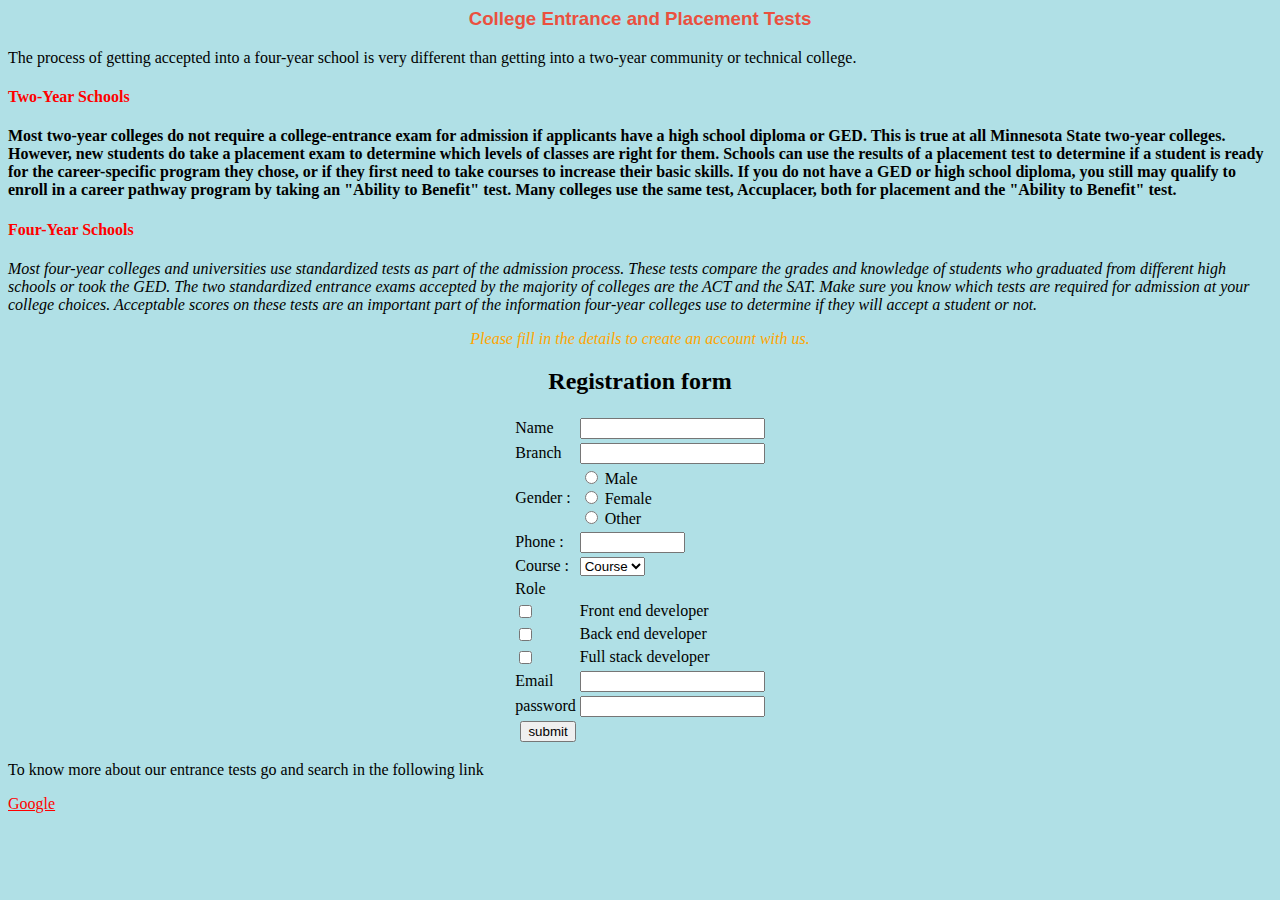
<file: Frontend/Assignment1/index.html>
<html>
    <head>
        <!--This is the website for registering in entrance exam-->
        <title> Entrance exam test </title>
        <link rel="stylesheet" href="index1.css">
        <style>
        table.tab {
	  font-family : Arial, Helvetica, sans-serif;
	  font-size : 100%;
      font-weight: bold;
      background-color: white
       }
     h3 {
      color: #ea503f;
      font-family: Arial;
      text-align: center
    }
    #para1 {
    text-align: center;
    color: orange;
    font-style: italic;
  }
        </style>
    </head>
    <body>
        <h3 ALIGN="center"> College Entrance and Placement Tests</h3>
        <p> The process of getting accepted into a four-year school is very different than getting into a two-year community or technical college.
        </p>
        <h4 style="color:red;"> <strong>Two-Year Schools</h4>
        <p> Most two-year colleges do not require a college-entrance exam for admission if applicants have a high school diploma or GED. This is true at all Minnesota State two-year colleges. However, new students do take a placement exam to determine which levels of classes are right for them.
            Schools can use the results of a placement test to determine if a student is ready for the career-specific program they chose, or if they first need to take courses to increase their basic skills.
            If you do not have a GED or high school diploma, you still may qualify to enroll in a career pathway program by taking an "Ability to Benefit" test. Many colleges use the same test, Accuplacer, both for placement and the "Ability to Benefit" test.</strong></p>
        <h4 style="color:red;"> Four-Year Schools</h4>
        <p> <em> Most four-year colleges and universities use standardized tests as part of the admission process. These tests compare the grades and knowledge of students who graduated from different high schools or took the GED.
            The two standardized entrance exams accepted by the majority of colleges are the ACT and the SAT. Make sure you know which tests are required for admission at your college choices.
            Acceptable scores on these tests are an important part of the information four-year colleges use to determine if they will accept a student or not.</p>
        <p id="para1">Please fill in the details to create an account with us.</em></p>
        <h2 ALIGN="center"> Registration form</h2>

        <form>
            <table align="center">
                <tr> 
                    <td> <label for="fname" > Name </label> </td> <td> <input type="text" id="fname" maxlength="20"></td>
                </tr>
                <tr> 
                    <td> <label for="branch" > Branch </label> </td> <td> <input type="text" id="branch" maxlength="20"></td>
                </tr>
                <tr><td>
                    <label>   
                        Gender :  
                        </label></td>
                        <td>
                        <input type="radio" name="male"/> Male <br>  
                        <input type="radio" name="female"/> Female <br>  
                        <input type="radio" name="other"/> Other  </td>
                </tr>
                <tr><td>
                    <label>   
                        Phone :  
                        </label> </td>  
                        <td><input type="text" name="phone" size="10"/> </td>
                </tr>
                <tr><td>
                    <label>   
                        Course :  
                        </label> </td> 
                        <td><select>  
                        <option value="Course">Course</option>  
                        <option value="BE">BE</option>  
                        <option value="B.Tech">B.Tech</option> 
                        </select> </td> 
                </tr>
                <tr><td><label> Role </label></td></tr>
                <tr>
                    <td>
                        <input type="checkbox" id="front" value="frontend">
                    </td>
                    <td> <label for="front"> Front end developer</label></td>
                </tr>
                <tr>
                    <td>
                        <input type="checkbox" id="back" value="backend" >
                    </td>
                    <td> <label for="back"> Back end developer </label></td>
                </tr>
                <tr>
                    <td>
                        <input type="checkbox" id="full" value="fullstack">
                    </td>
                    <td> <label for="full"> Full stack developer</label></td>
                </tr>
                 
                <tr>
                    <td> <label for="email"> Email </label></td>
                    <td>
                        <input type="email" id="email" maxlength="20">
                    </td> 
                </tr>
                <tr>
                    <td> <label for="password"> password</label></td>
                    <td>
                        <input type="password" id="password" maxlength="20">
                    </td>   
                </tr>
                <tr>
                    <td Align="right"><input name="Submit" type="Submit" value="submit" /></td>
                    </tr>
                
            </table>
            <p> To know more about our entrance tests go and search in the following link</p>
            <p><a href="https://www.google.com/">Google</a></p>  
        </form>
    </body>
</html>
</file>
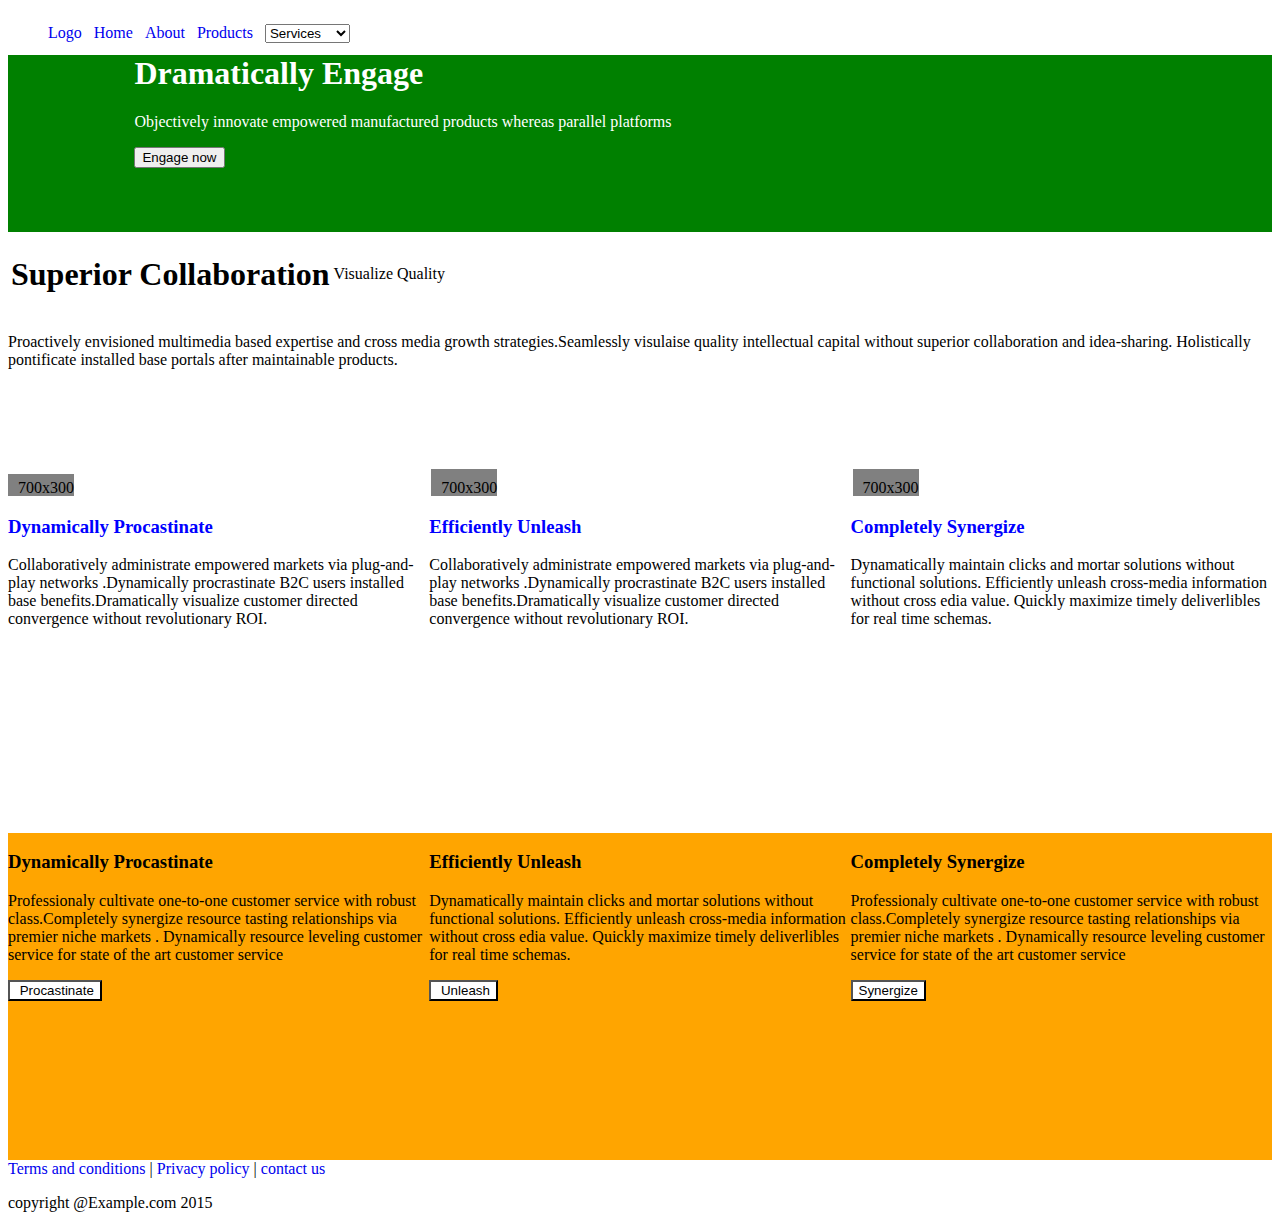
<file: Frontend/Assignment2/gh.html>
<html>
<head>
 <link rel="stylesheet" href="gh.css">
 <style>
.c2{
  background-color:green;
  height:20%;
}
.rowx{
  height:40%;
}
.s1{
  background-color:orange;
}
.c1
{
float:top-right;
width:60%;
height:1%;
}
 </style>
</head>
<body>
<div class="c1" >
  <table>
    <tr>
<div class="cc1" style="width:100% ; margin-right:100% "><ul>
  <li> <a href="#"> Logo &nbsp   </a> </li> 
  <li> <a href="#"> Home  &nbsp </a> </li>
  <li> <a href="#"> About &nbsp </a></li>
  <li> <a href="#"> Products &nbsp </a> </li>
  <li> <label for="services" > </label>
    <select name="services" id="services">
        <option value=" help " > Services </option>
        <option value=" contact us " > contact us </option>
        <option value=" guides" > Guidelines </option></li>
    </select>
</ul>
</div>

 </tr>
 </table>
</div>
<div class="c2">
  <table>
    <tr>
   <h1 style="color:white; text-align:left; margin-left:10%; margin-top:3%"> Dramatically Engage </h1>
   </tr>
   <tr>
   <p style="color:white; text-align:left; margin-left:10%"> Objectively innovate empowered manufactured products whereas parallel platforms </p>
   </tr>
   <tr>
   <input type="submit" value="Engage now" style="margin-left:10%">
   </tr>
   </table>
</div>
</header>
<section>
<div class="hes">
  <table>
    <tr><td>
  <div class="c4" style="color:black;"><h1>Superior Collaboration </h1></div> </td> <td><div class="c5"> Visualize Quality</div></td></tr>
  </table>
<p>Proactively envisioned multimedia based expertise and cross media growth strategies.Seamlessly visulaise quality intellectual capital without superior collaboration  and idea-sharing.
Holistically pontificate installed base portals after maintainable products.</p>
<br>
<br>
</div>
<div class="rowx">
<div class="row">
  <div class="column1">
<span style="padding-top:5px ;padding-left:10px;background-color:grey; width:40%;height:40%;margin-right:2px;color:black;">
 700x300
 </span>
  <h3 style="color:blue;"> Dynamically Procastinate </h3>
  <p style ="color:black"> Collaboratively administrate empowered markets via plug-and-play networks .Dynamically procrastinate B2C users 
     installed base benefits.Dramatically visualize customer directed convergence without revolutionary ROI.</p>
 </div>
<div class="column2">
  <span style="padding-top:10px ; padding-left:10px;background-color:grey;width:40%;height:40% ;margin-right:2px; margin-left:2px;">
    <label style="color:black"> 700x300 </label>
    </span>
    <h3 style="color:blue;"> Efficiently Unleash </h3>
    <p style ="color:black;"> Collaboratively administrate empowered markets via plug-and-play networks .Dynamically procrastinate B2C users  
    installed base benefits.Dramatically visualize customer directed convergence without revolutionary ROI.</p>
 </div>
<div class='column3' style="display:inline">
  <span style="padding-top:10px ; padding-left:10px;background-color:grey;width:33.33% ;height:40%;margin-right:2px;margin-left:2px;">
    <label style="color:black"> 700x300 </label>
    </span>
    <h3 style="color:blue"> Completely Synergize </h3>
    <p style="color:black;"> Dynamatically maintain clicks and mortar solutions without functional solutions.
    Efficiently unleash cross-media information without cross edia value.
    Quickly maximize timely deliverlibles for real time schemas.</p>
 </div>
 </div>
</section>
<div class="row1">
  <div class="column4">
  <h3 style="color:black;"> Dynamically Procastinate </h3>
  <p style="color:black;"> Professionaly cultivate one-to-one customer service with robust class.Completely synergize resource
  tasting relationships via  premier niche markets . Dynamically resource leveling customer service for state
  of the art customer service</p>
  <input type="submit" value=" Procastinate" style="background-color:white; color:black" >
  </div>
<div class="column5">
 <h3 style="color:black;"> Efficiently Unleash </h3>
  <p style="color:black;"> Dynamatically maintain clicks and mortar solutions without functional solutions.
    Efficiently unleash cross-media information without cross edia value.
    Quickly maximize timely deliverlibles for real time schemas.</p>
<input type="submit" value=" Unleash" style="background-color:white ; color:black" >
</div>
<div class="column6">
 <h3 style="color:black"> Completely Synergize </h3>
  <p style="color:black;"> Professionaly cultivate one-to-one customer service with robust class.Completely synergize resource
  tasting relationships via  premier niche markets . Dynamically  resource leveling customer service for state
  of the art customer service</p>
<input type="submit" value="Synergize" style="background-color:white; color:black">
</div>
</div>
</div>
</body>
<footer>
  <a href="#"> Terms and conditions </a> | <a href="#"> Privacy policy </a> | <a href="#"> contact us </a>
  <p> copyright @Example.com 2015</p> 
</footer>
</html>
</file>
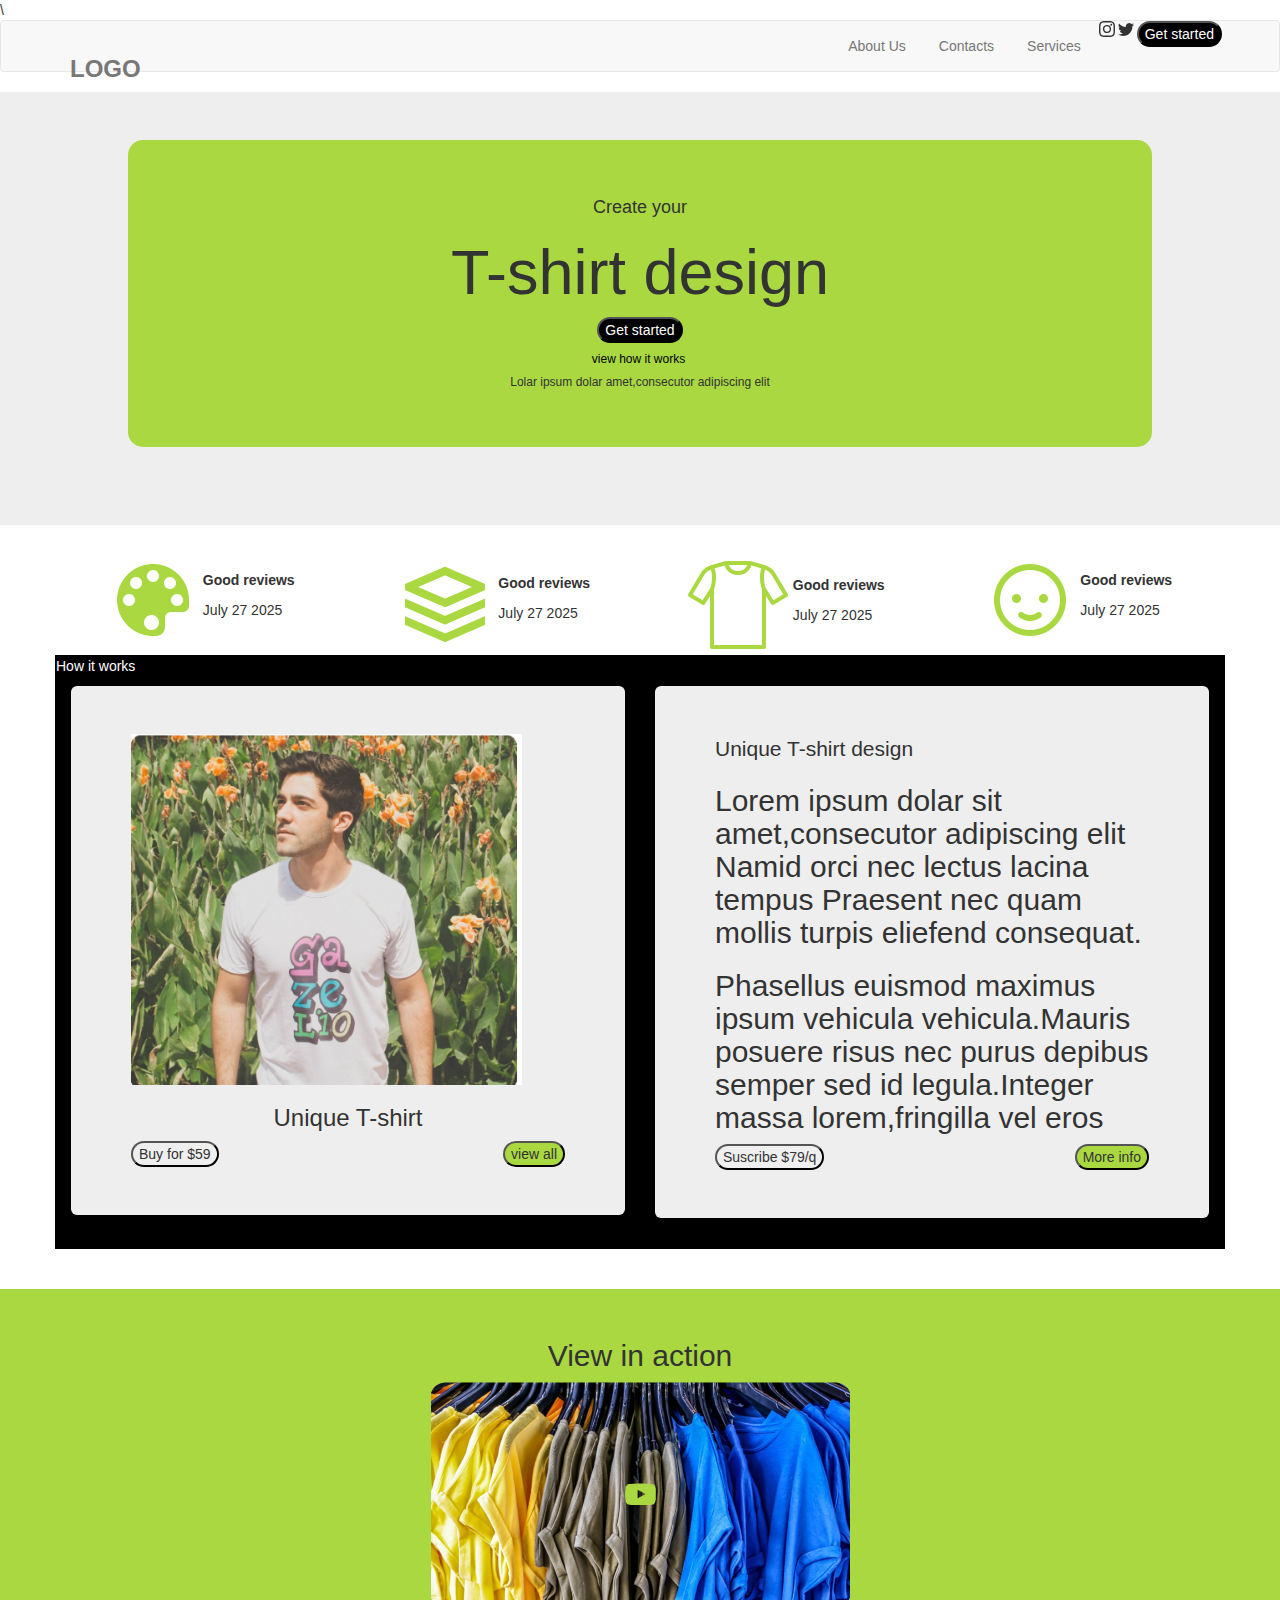
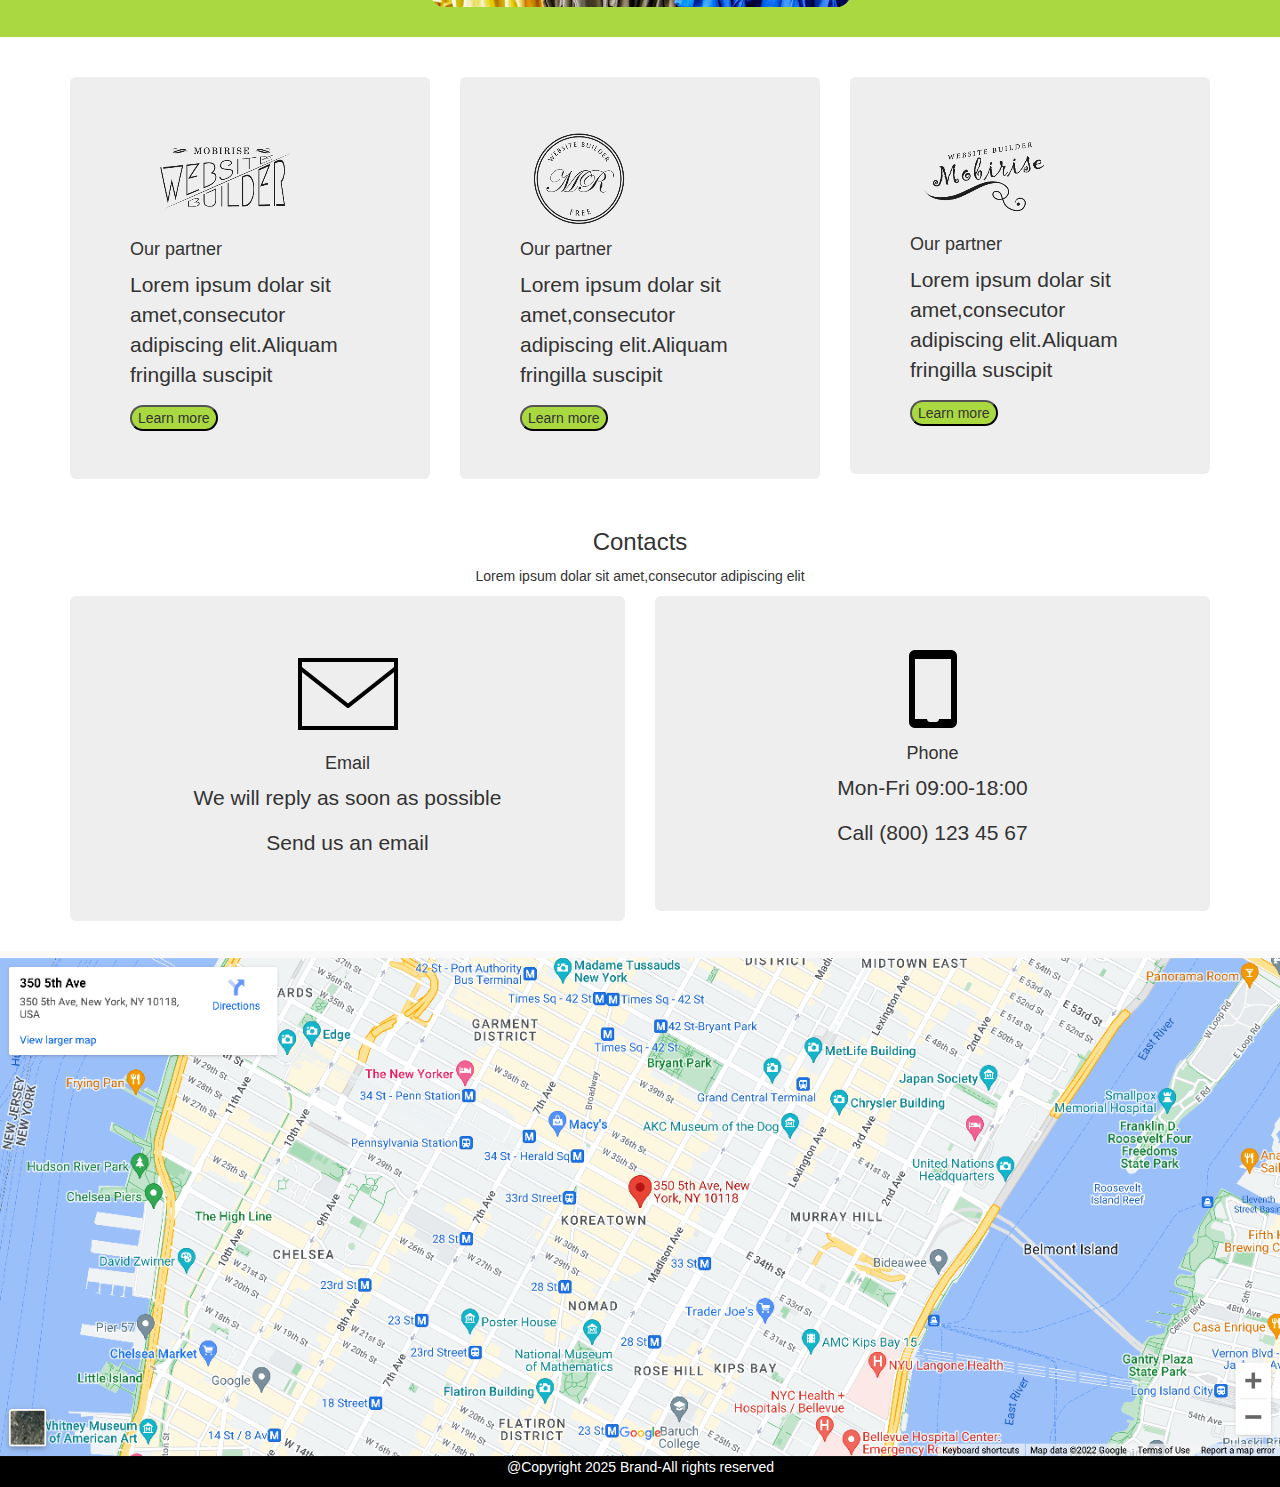
<file: Frontend/Assignment3/boot.html>
<html>
<head>

    <link rel="stylesheet" href="./bootstrap-3.3.7-dist/bootstrap-3.3.7-dist/css/bootstrap.min.css">
    <link rel="stylesheet" href="boot111.css">
    <style>
        .row1 {
            background-color: green;
            padding-left: 20%;
            padding-right: 20%;
            border-radius: 10%;
            width: 40%;
            color: black;
            margin-left: 20%;

        }

        .row {
            /*background-color: white;*/
            /* margin-bottom:10%; */
            /* margin-top:30px; */

        }

        .button {
            background-color: black;
            color: white;

        }
    </style>
</head>

<body>
    <!-- <div class="container">
        <div class="row">
            <div class="column1">
                <p> LOGO </p>
            </div>
            <div class="column2">
                <ul>
                    <li>
                        <a href="#"> About us </a>
                        <a href="#"> Services </a>
                        <a href="#"> contacts </a>
                        <svg xmlns="http://www.w3.org/2000/svg" width="16" height="16" fill="currentColor"
                            class="bi bi-instagram" viewBox="0 0 16 16">
                            <path
                                d="M8 0C5.829 0 5.556.01 4.703.048 3.85.088 3.269.222 2.76.42a3.917 3.917 0 0 0-1.417.923A3.927 3.927 0 0 0 .42 2.76C.222 3.268.087 3.85.048 4.7.01 5.555 0 5.827 0 8.001c0 2.172.01 2.444.048 3.297.04.852.174 1.433.372 1.942.205.526.478.972.923 1.417.444.445.89.719 1.416.923.51.198 1.09.333 1.942.372C5.555 15.99 5.827 16 8 16s2.444-.01 3.298-.048c.851-.04 1.434-.174 1.943-.372a3.916 3.916 0 0 0 1.416-.923c.445-.445.718-.891.923-1.417.197-.509.332-1.09.372-1.942C15.99 10.445 16 10.173 16 8s-.01-2.445-.048-3.299c-.04-.851-.175-1.433-.372-1.941a3.926 3.926 0 0 0-.923-1.417A3.911 3.911 0 0 0 13.24.42c-.51-.198-1.092-.333-1.943-.372C10.443.01 10.172 0 7.998 0h.003zm-.717 1.442h.718c2.136 0 2.389.007 3.232.046.78.035 1.204.166 1.486.275.373.145.64.319.92.599.28.28.453.546.598.92.11.281.24.705.275 1.485.039.843.047 1.096.047 3.231s-.008 2.389-.047 3.232c-.035.78-.166 1.203-.275 1.485a2.47 2.47 0 0 1-.599.919c-.28.28-.546.453-.92.598-.28.11-.704.24-1.485.276-.843.038-1.096.047-3.232.047s-2.39-.009-3.233-.047c-.78-.036-1.203-.166-1.485-.276a2.478 2.478 0 0 1-.92-.598 2.48 2.48 0 0 1-.6-.92c-.109-.281-.24-.705-.275-1.485-.038-.843-.046-1.096-.046-3.233 0-2.136.008-2.388.046-3.231.036-.78.166-1.204.276-1.486.145-.373.319-.64.599-.92.28-.28.546-.453.92-.598.282-.11.705-.24 1.485-.276.738-.034 1.024-.044 2.515-.045v.002zm4.988 1.328a.96.96 0 1 0 0 1.92.96.96 0 0 0 0-1.92zm-4.27 1.122a4.109 4.109 0 1 0 0 8.217 4.109 4.109 0 0 0 0-8.217zm0 1.441a2.667 2.667 0 1 1 0 5.334 2.667 2.667 0 0 1 0-5.334z" />
                        </svg>
                        <svg xmlns="http://www.w3.org/2000/svg" width="16" height="16" fill="currentColor"
                            class="bi bi-twitter" viewBox="0 0 16 16">
                            <path
                                d="M5.026 15c6.038 0 9.341-5.003 9.341-9.334 0-.14 0-.282-.006-.422A6.685 6.685 0 0 0 16 3.542a6.658 6.658 0 0 1-1.889.518 3.301 3.301 0 0 0 1.447-1.817 6.533 6.533 0 0 1-2.087.793A3.286 3.286 0 0 0 7.875 6.03a9.325 9.325 0 0 1-6.767-3.429 3.289 3.289 0 0 0 1.018 4.382A3.323 3.323 0 0 1 .64 6.575v.045a3.288 3.288 0 0 0 2.632 3.218 3.203 3.203 0 0 1-.865.115 3.23 3.23 0 0 1-.614-.057 3.283 3.283 0 0 0 3.067 2.277A6.588 6.588 0 0 1 .78 13.58a6.32 6.32 0 0 1-.78-.045A9.344 9.344 0 0 0 5.026 15z" />
                        </svg><button href="#" style="background-color:black;color:white;margin-right:3px"> Get started </button>
                    </li>
                </ul>
            </div>
        </div>
    </div> -->\
    <header>
        <nav class="navbar navbar-default">
            <div class="container">
              <div class="navbar-header">
                <a class="navbar-brand" href="#">
                  <h3 style="justify-items:center"><b>LOGO</b></h3>
                </a>
              </div>
              <ul class="nav navbar-nav navbar-right">
                <li><a href="#">About Us</a></li>
                <li><a href="#">Contacts</a></li>
                <li><a href="#">Services</a></li>
                <li><svg xmlns="http://www.w3.org/2000/svg" width="16" height="16" fill="currentColor"
                    class="bi bi-instagram" viewBox="0 0 16 16">
                    <path
                        d="M8 0C5.829 0 5.556.01 4.703.048 3.85.088 3.269.222 2.76.42a3.917 3.917 0 0 0-1.417.923A3.927 3.927 0 0 0 .42 2.76C.222 3.268.087 3.85.048 4.7.01 5.555 0 5.827 0 8.001c0 2.172.01 2.444.048 3.297.04.852.174 1.433.372 1.942.205.526.478.972.923 1.417.444.445.89.719 1.416.923.51.198 1.09.333 1.942.372C5.555 15.99 5.827 16 8 16s2.444-.01 3.298-.048c.851-.04 1.434-.174 1.943-.372a3.916 3.916 0 0 0 1.416-.923c.445-.445.718-.891.923-1.417.197-.509.332-1.09.372-1.942C15.99 10.445 16 10.173 16 8s-.01-2.445-.048-3.299c-.04-.851-.175-1.433-.372-1.941a3.926 3.926 0 0 0-.923-1.417A3.911 3.911 0 0 0 13.24.42c-.51-.198-1.092-.333-1.943-.372C10.443.01 10.172 0 7.998 0h.003zm-.717 1.442h.718c2.136 0 2.389.007 3.232.046.78.035 1.204.166 1.486.275.373.145.64.319.92.599.28.28.453.546.598.92.11.281.24.705.275 1.485.039.843.047 1.096.047 3.231s-.008 2.389-.047 3.232c-.035.78-.166 1.203-.275 1.485a2.47 2.47 0 0 1-.599.919c-.28.28-.546.453-.92.598-.28.11-.704.24-1.485.276-.843.038-1.096.047-3.232.047s-2.39-.009-3.233-.047c-.78-.036-1.203-.166-1.485-.276a2.478 2.478 0 0 1-.92-.598 2.48 2.48 0 0 1-.6-.92c-.109-.281-.24-.705-.275-1.485-.038-.843-.046-1.096-.046-3.233 0-2.136.008-2.388.046-3.231.036-.78.166-1.204.276-1.486.145-.373.319-.64.599-.92.28-.28.546-.453.92-.598.282-.11.705-.24 1.485-.276.738-.034 1.024-.044 2.515-.045v.002zm4.988 1.328a.96.96 0 1 0 0 1.92.96.96 0 0 0 0-1.92zm-4.27 1.122a4.109 4.109 0 1 0 0 8.217 4.109 4.109 0 0 0 0-8.217zm0 1.441a2.667 2.667 0 1 1 0 5.334 2.667 2.667 0 0 1 0-5.334z" />
                </svg>
                </li>
                <li>
                <svg xmlns="http://www.w3.org/2000/svg" width="16" height="16" fill="currentColor"
                    class="bi bi-twitter" viewBox="0 0 16 16">
                    <path
                        d="M5.026 15c6.038 0 9.341-5.003 9.341-9.334 0-.14 0-.282-.006-.422A6.685 6.685 0 0 0 16 3.542a6.658 6.658 0 0 1-1.889.518 3.301 3.301 0 0 0 1.447-1.817 6.533 6.533 0 0 1-2.087.793A3.286 3.286 0 0 0 7.875 6.03a9.325 9.325 0 0 1-6.767-3.429 3.289 3.289 0 0 0 1.018 4.382A3.323 3.323 0 0 1 .64 6.575v.045a3.288 3.288 0 0 0 2.632 3.218 3.203 3.203 0 0 1-.865.115 3.23 3.23 0 0 1-.614-.057 3.283 3.283 0 0 0 3.067 2.277A6.588 6.588 0 0 1 .78 13.58a6.32 6.32 0 0 1-.78-.045A9.344 9.344 0 0 0 5.026 15z" />
                </svg></li>
                <li><button href="#" style="background-color:black;color:white;margin-right:3px"> Get started </button></li>
            </ul>
            </div>
          </nav>
    </header>
    <div class="jumbotron">
        <div class="jumbotron m1">
            <h4>Create your</h4>
            <h1> T-shirt design </h1>
            <button href="#" style="background-color:black;color:white"> Get started </button>
            <h6 style="color:black"> <a href="#">view how it works </a></h6>
            <h6> Lolar ipsum dolar amet,consecutor adipiscing elit</h6>
        </div>
    </div>
    <div class="container">
        <div class="row">
            <div class='col-sm-3 features'>
                <img src="./Images/icons8-paint-palette-90.png">
                <div class="feature-text">
                    <p><b>Good reviews</b></p>
                    <p> July 27 2025 </p>
                </div>
            </div>
            <div class='col-sm-3 features'>
                <img src="./Images/sheets.png">
                <div class="feature-text">
                    <p><b>Good reviews</b></p>
                    <p> July 27 2025 </p>
                </div>
            </div>
            <div class='col-sm-3 features'>
                <img src="./Images/icons8-t-shirt-100.png">
                <div class="feature-text">
                    <p><b>Good reviews</b></p>
                    <p> July 27 2025 </p>
                </div>
            </div>
            <div class='col-sm-3 features'>
                <img src="./Images/icons8-happy-90.png">
                <div class="feature-text">
                    <p><b>Good reviews</b></p>
                    <p> July 27 2025 </p>
                </div>
            </div>
        </div>
    </div>

    <div class="container">
        <div class="row parent">
            <p style="color:white"> How it works </p>
            <div class="col-md-6 col-xs-12">
                <div class="jumbotron m2">
                    <img src="./Images/pic111.png">
                    <h3 style="text-align:center"> Unique T-shirt </h3>
                    <button href="#"> Buy for $59 </button>
                    <button href="#" style="float:right;background-color:#a9d841"> view all </button>
                </div>
            </div>
            <div class="col-md-6 col-xs-12">
                <div class="jumbotron m3">
                    <p> Unique T-shirt design </p>
                    <h2> Lorem ipsum dolar sit amet,consecutor adipiscing elit Namid orci nec lectus lacina tempus
                        Praesent nec quam mollis turpis eliefend consequat.</h2>
                    <h2> Phasellus euismod maximus ipsum vehicula vehicula.Mauris posuere risus nec purus depibus
                        semper
                        sed id legula.Integer massa lorem,fringilla vel eros
                    </h2>
                    <button href="#"> Suscribe $79/q </button>
                    <button href="#" style="float:right; background-color:#a9d841"> More info</button>
                </div>
            </div>
        </div>
    </div>

    <div class="yt">
        <h2> View in action </h2>
        <img src="./Images/pic3.png">
    </div>
    <div class="container">
        <div class="row">
            <div class="col-sm-4">
                <div class="jumbotron m4">
                      <img src="./Images/pic5.png">
                      <h4> Our partner </h4>
                      <p> Lorem ipsum dolar sit amet,consecutor adipiscing elit.Aliquam fringilla suscipit </p>
                      <button href="#" style="text-align:center;background-color: #a9d841;border-radius:30px;"> Learn more </button>
                </div>
            </div>
            <div class="col-sm-4">
                <div class="jumbotron m5">
                    <img src="./Images/pic6.png">
                      <h4> Our partner </h4>
                      <p> Lorem ipsum dolar sit amet,consecutor adipiscing elit.Aliquam fringilla suscipit </p>
                      <button href="#" style="text-align:center;background-color:#a9d841;border-radius:30px"> Learn more </button>
                </div>
            </div>
            <div class="col-sm-4">
                <div class="jumbotron m6">
                    <img src="./Images/pic7.png">
                      <h4> Our partner </h4>
                      <p> Lorem ipsum dolar sit amet,consecutor adipiscing elit.Aliquam fringilla suscipit </p>
                      <button href="#" style="justify-items:center;background-color: #a9d841;border-radius:30px"> Learn more </button>
                </div>
            </div>
        </div>
    </div>
    <div class="contact">
    <h3> Contacts </h3>
    <p> Lorem ipsum dolar sit amet,consecutor adipiscing elit </p>
    </div>
    <div class="container">
        <div class="row">
            <div class="col-sm-6">
                <div class="jumbotron m7">
                    <img src="./Images/icons8-mail-100.png">
                    <h4> Email</h4>
                    <p> We will reply as soon as possible </p>
                    <p> Send us an email </p>
                </div>
            </div>
            <div class="col-sm-6">
                <div class="jumbotron m8">
                    <img src="./Images/icons8-smartphone-90.png">
                    <h4> Phone </h4>
                    <p> Mon-Fri 09:00-18:00</p>
                    <p>Call (800) 123 45 67  </p>
                </div>
            </div>
        </div>
    </div>
    <img class="img-responsive" src="./Images/pic4.png" >
    <footer>
        <p> @Copyright 2025 Brand-All rights reserved </p>
    </footer>
    <script src="https://ajax.googleapis.com/ajax/libs/jquery/1.12.4/jquery.min.js"></script>
    <!-- Include all compiled plugins (below), or include individual files as needed -->
    <script src="./bootstrap-3.3.7-dist/bootstrap-3.3.7-dist/js/bootstrap.min.js"></script>

</body>

</html>
</file>
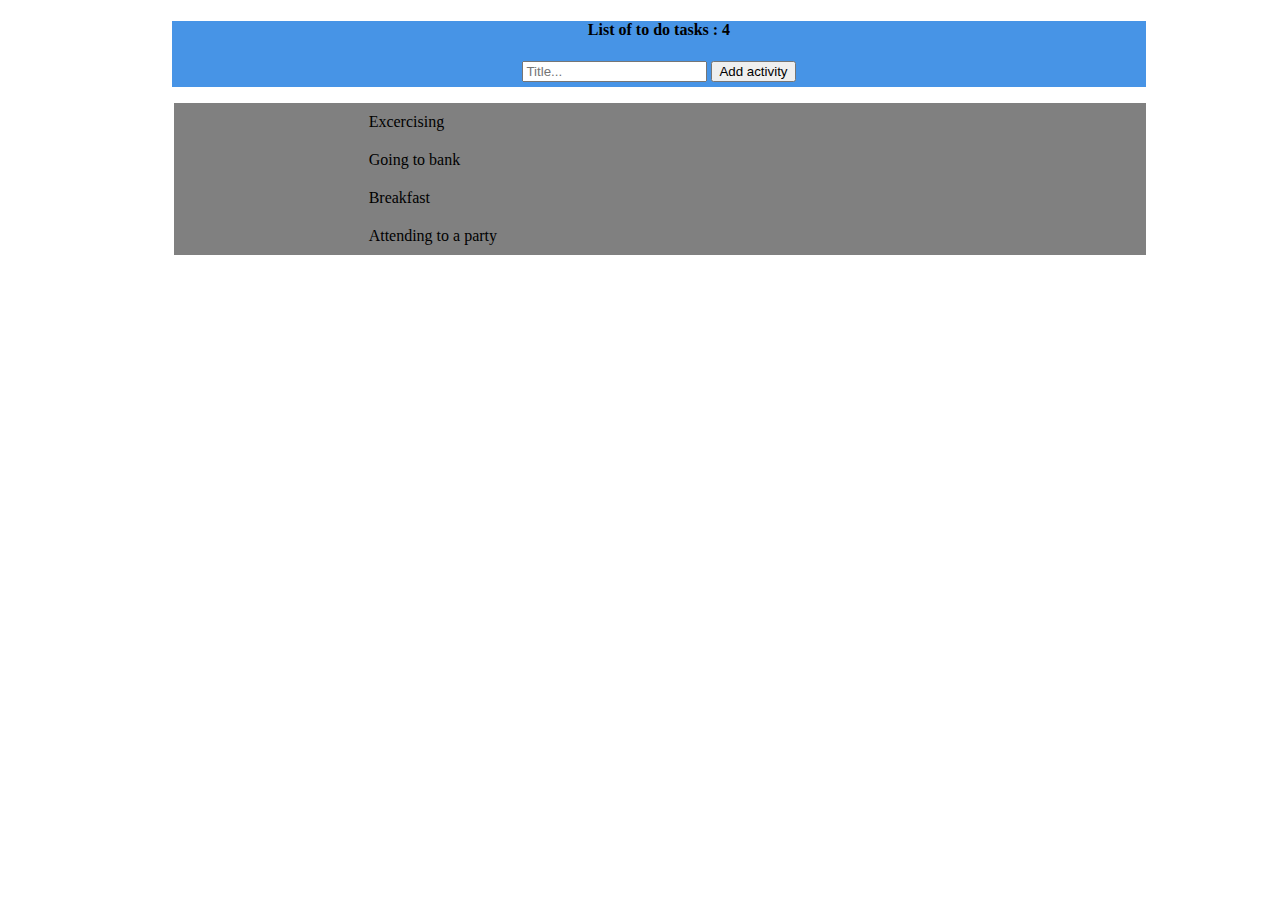
<file: Frontend/Assignment4/javasc.html>
<!DOCTYPE html>
<html>

<head>
    <meta charset="UTF-8">
    <meta http-equiv="X-UA-Compatible" content="IE=edge">
    <meta name="viewport" content="width=device-width, initial-scale=1.0">
    <title> To to list </title>
    <link rel="stylesheet" href="./javasccc.css">
</head>

<body>
    <div class="header">
        <div class="headd">
            <h4><span>List of to do tasks :</span> <span id="count"> 4 </span></h4>
        </div>
        <div class="header2">
            <input type="text" placeholder="Title... " id="todoinput1" />
            <button class="additem" onclick="addtodo()"> Add activity </button>
        </div>
    </div>


    <ul id="activities" class="checked">
        <li> Excercising </li>
        <li> Going to bank </li>
        <li> Breakfast </li>
        <li> Attending to a party </li>
    </ul>
    <script src="./javax.js"></script>
</body>

</html>
</file>
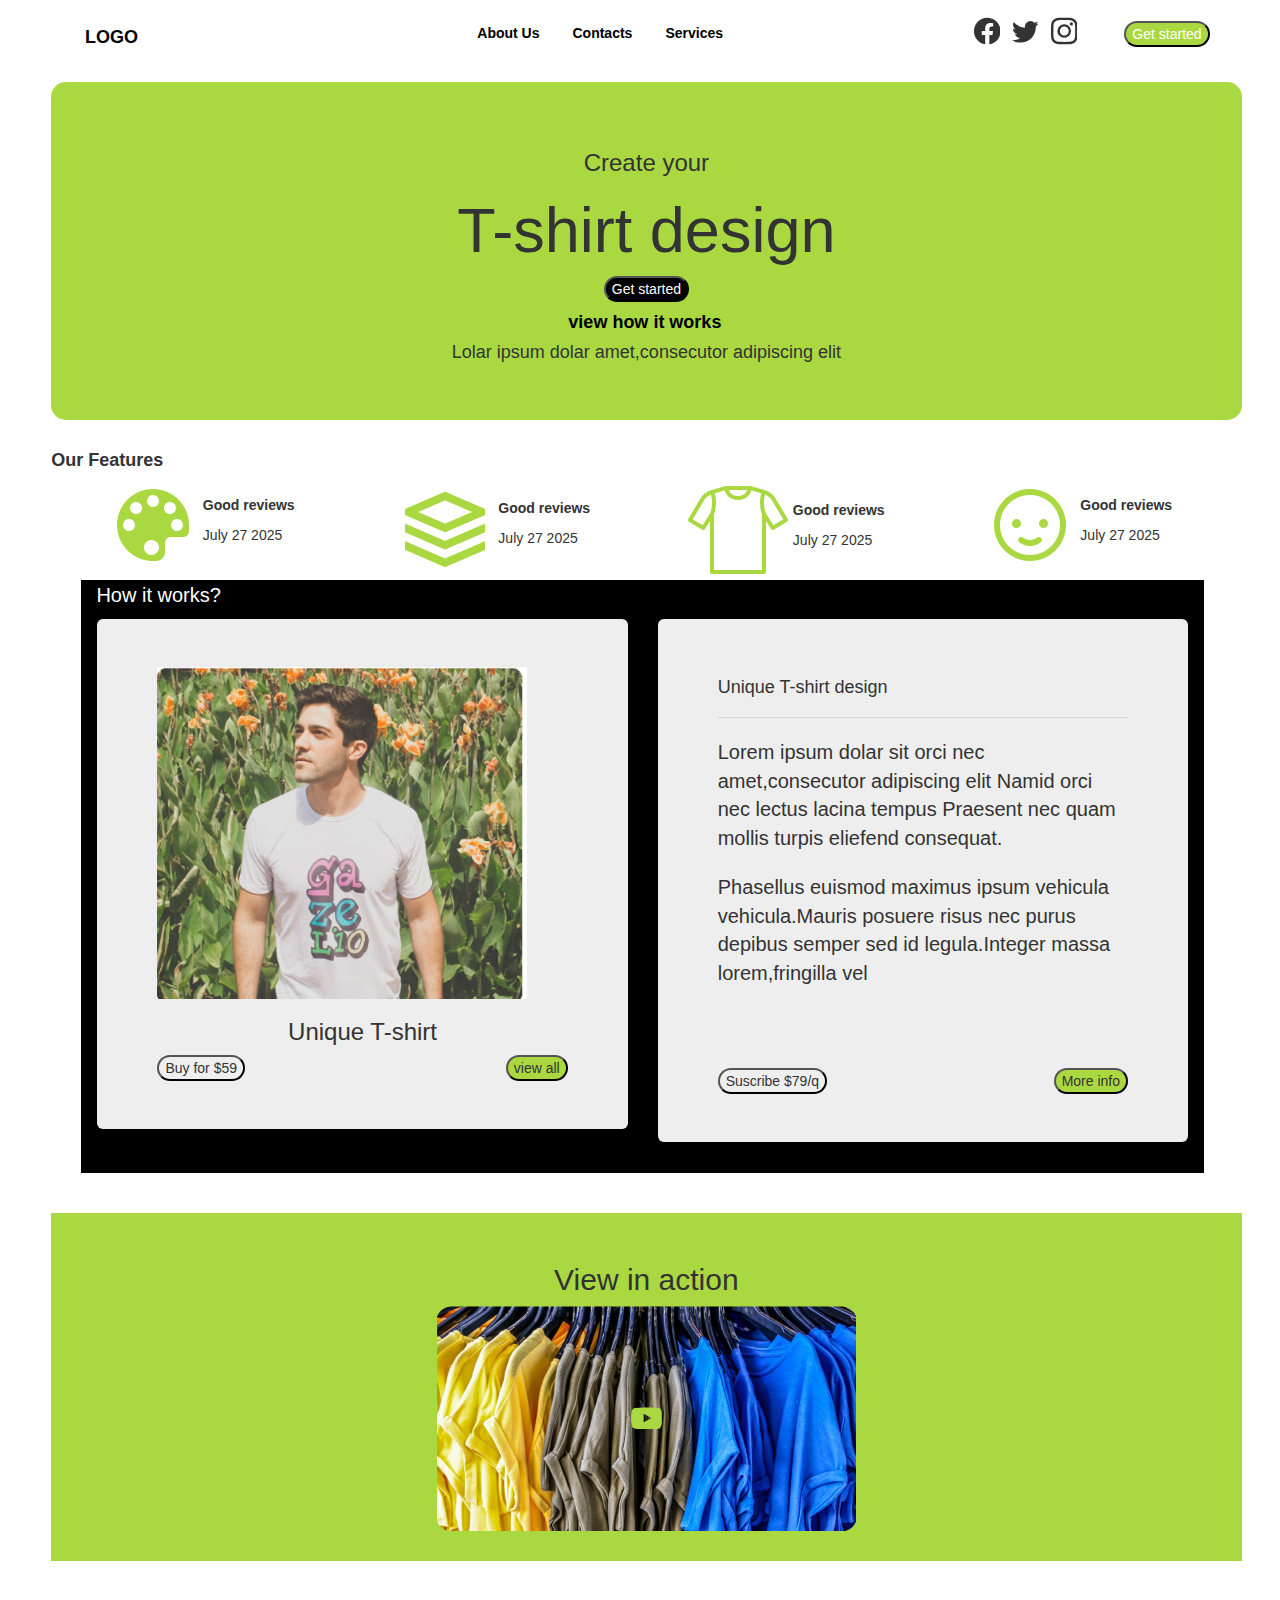
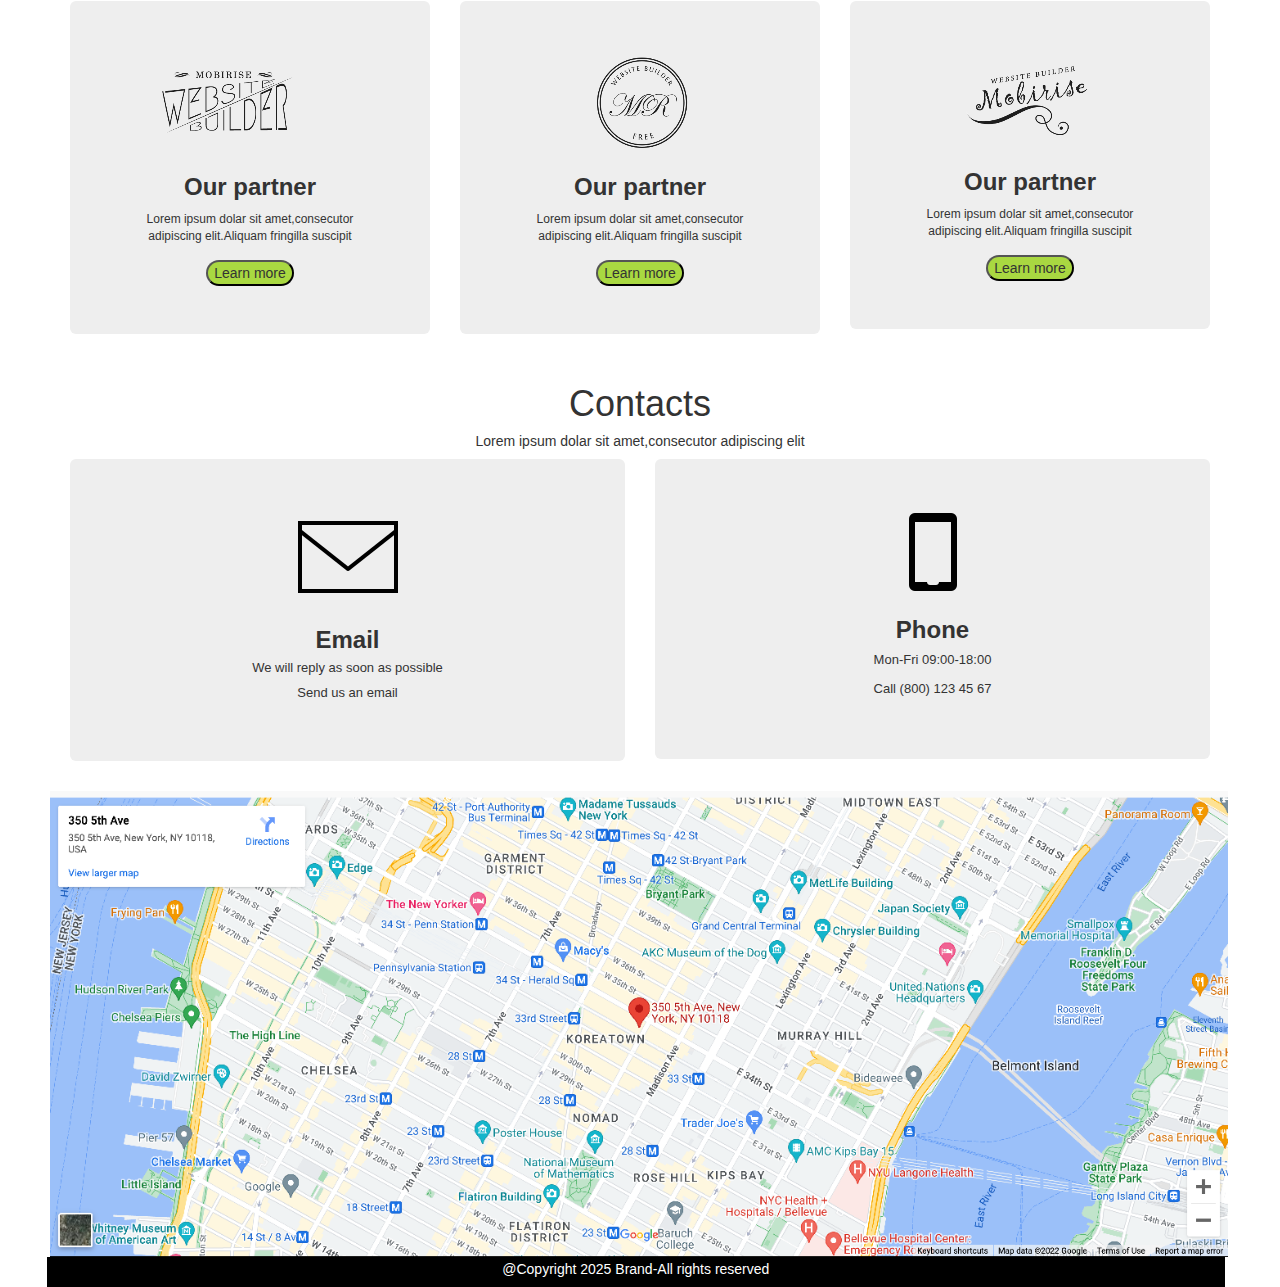
<file: Frontend/Boostrapp/boot.html>
<html>
<head>

    <link rel="stylesheet" href="./bootstrap-3.3.7-dist/bootstrap-3.3.7-dist/css/bootstrap.min.css">
    <link rel="stylesheet" href="boot111.css">
    <style>
        .row1 {
            background-color: green;
            padding-left: 20%;
            padding-right: 20%;
            border-radius: 10%;
            width: 40%;
            color: black;
            margin-left: 20%;

        }
   h4{
    line-height: 20px;
   }
        .row {
            /*background-color: white;*/
            /* margin-bottom:10%; */
            /* margin-top:30px; */

        }

        .button {
            background-color: black;
            color: white;

        }
        svg{
            margin-right:12px;
        }
    </style>
</head>

<body>
    <header>
        <nav class="navbar">
            <div class="container">
          
              <div class="navbar-header" style="margin-top:10px">
                <div class="col-sm-12">
                <a class="navbar-brand" href="#">
                  <h4 style="justify-content:center;margin-top:1px"><b>LOGO</b></h4>
                </a>
              </div>
              </div>
              <div class="col-sm-6" style="margin-top:7px;display:inline;margin-right:70px">
              <ul class="nav navbar-nav navbar-right">
                <li><a href="#"><b>About Us</b></a></li>
                <li><a href="#"><b>Contacts</b></a></li>
                <li><a href="#"><b>Services</b></a></li>
                </ul>
                </div>
                <div class="nav navbar-nav navbar-right">
                <div class="col-sm-6" style="display:inline-flex;margin-top:15px;margin-left:25px;margin-right:20px">
                <svg xmlns="http://www.w3.org/2000/svg" width="30" height="30" fill="currentColor" class="bi bi-facebook" viewBox="0 0 16 16">
                        <path d="M16 8.049c0-4.446-3.582-8.05-8-8.05C3.58 0-.002 3.603-.002 8.05c0 4.017 2.926 7.347 6.75 7.951v-5.625h-2.03V8.05H6.75V6.275c0-2.017 1.195-3.131 3.022-3.131.876 0 1.791.157 1.791.157v1.98h-1.009c-.993 0-1.303.621-1.303 1.258v1.51h2.218l-.354 2.326H9.25V16c3.824-.604 6.75-3.934 6.75-7.951z"/>
                      </svg>
                    <svg xmlns="http://www.w3.org/2000/svg" width="30" height="30" fill="currentColor" 
                    class="bi bi-twitter" viewBox="0 0 16 16">
                    <path
                        d="M5.026 15c6.038 0 9.341-5.003 9.341-9.334 0-.14 0-.282-.006-.422A6.685 6.685 0 0 0 16 3.542a6.658 6.658 0 0 1-1.889.518 3.301 3.301 0 0 0 1.447-1.817 6.533 6.533 0 0 1-2.087.793A3.286 3.286 0 0 0 7.875 6.03a9.325 9.325 0 0 1-6.767-3.429 3.289 3.289 0 0 0 1.018 4.382A3.323 3.323 0 0 1 .64 6.575v.045a3.288 3.288 0 0 0 2.632 3.218 3.203 3.203 0 0 1-.865.115 3.23 3.23 0 0 1-.614-.057 3.283 3.283 0 0 0 3.067 2.277A6.588 6.588 0 0 1 .78 13.58a6.32 6.32 0 0 1-.78-.045A9.344 9.344 0 0 0 5.026 15z" />
                </svg>
                <svg xmlns="http://www.w3.org/2000/svg" width="30" height="30" fill="currentColor" 
                    class="bi bi-instagram" viewBox="0 0 16 16">
                    <path
                        d="M8 0C5.829 0 5.556.01 4.703.048 3.85.088 3.269.222 2.76.42a3.917 3.917 0 0 0-1.417.923A3.927 3.927 0 0 0 .42 2.76C.222 3.268.087 3.85.048 4.7.01 5.555 0 5.827 0 8.001c0 2.172.01 2.444.048 3.297.04.852.174 1.433.372 1.942.205.526.478.972.923 1.417.444.445.89.719 1.416.923.51.198 1.09.333 1.942.372C5.555 15.99 5.827 16 8 16s2.444-.01 3.298-.048c.851-.04 1.434-.174 1.943-.372a3.916 3.916 0 0 0 1.416-.923c.445-.445.718-.891.923-1.417.197-.509.332-1.09.372-1.942C15.99 10.445 16 10.173 16 8s-.01-2.445-.048-3.299c-.04-.851-.175-1.433-.372-1.941a3.926 3.926 0 0 0-.923-1.417A3.911 3.911 0 0 0 13.24.42c-.51-.198-1.092-.333-1.943-.372C10.443.01 10.172 0 7.998 0h.003zm-.717 1.442h.718c2.136 0 2.389.007 3.232.046.78.035 1.204.166 1.486.275.373.145.64.319.92.599.28.28.453.546.598.92.11.281.24.705.275 1.485.039.843.047 1.096.047 3.231s-.008 2.389-.047 3.232c-.035.78-.166 1.203-.275 1.485a2.47 2.47 0 0 1-.599.919c-.28.28-.546.453-.92.598-.28.11-.704.24-1.485.276-.843.038-1.096.047-3.232.047s-2.39-.009-3.233-.047c-.78-.036-1.203-.166-1.485-.276a2.478 2.478 0 0 1-.92-.598 2.48 2.48 0 0 1-.6-.92c-.109-.281-.24-.705-.275-1.485-.038-.843-.046-1.096-.046-3.233 0-2.136.008-2.388.046-3.231.036-.78.166-1.204.276-1.486.145-.373.319-.64.599-.92.28-.28.546-.453.92-.598.282-.11.705-.24 1.485-.276.738-.034 1.024-.044 2.515-.045v.002zm4.988 1.328a.96.96 0 1 0 0 1.92.96.96 0 0 0 0-1.92zm-4.27 1.122a4.109 4.109 0 1 0 0 8.217 4.109 4.109 0 0 0 0-8.217zm0 1.441a2.667 2.667 0 1 1 0 5.334 2.667 2.667 0 0 1 0-5.334z" />
                </svg>

               </div>
                <button href="#" style="background-color:#a9d841;color:white;margin-top:20px;margin-right:5px;"> Get started </button>
            </ul>
            </div>
            </div>
          
          </nav>
    </header>
    <div class="jumbotron m1">
            <h3>Create your</h3>
            <h1> T-shirt design </h1>
            <button href="#" style="background-color:black;color:white"> Get started </button><br>
            <h4 style="color:black"><b><a href="#">view how it works </a></b></h4>
            <h4> Lolar ipsum dolar amet,consecutor adipiscing elit</h4>
    </div>
    <h4 style="margin-left:4%"><b>Our Features</b></h4>
    <div class="container">
        <div class="row">
            <div class='col-sm-3 features'>
                <img src="./Images/icons8-paint-palette-90.png">
                <div class="feature-text">
                    <p><b>Good reviews</b></p>
                    <p> July 27 2025 </p>
                </div>
            </div>
            <div class='col-sm-3 features'>
                <img src="./Images/sheets.png">
                <div class="feature-text">
                    <p><b>Good reviews</b></p>
                    <p> July 27 2025 </p>
                </div>
            </div>
            <div class='col-sm-3 features'>
                <img src="./Images/icons8-t-shirt-100.png">
                <div class="feature-text">
                    <p><b>Good reviews</b></p>
                    <p> July 27 2025 </p>
                </div>
            </div>
            <div class='col-sm-3 features'>
                <img src="./Images/icons8-happy-90.png">
                <div class="feature-text">
                    <p><b>Good reviews</b></p>
                    <p> July 27 2025 </p>
                </div>
            </div>
        </div>
    </div>

    <div class="container">
        <div class="row parent" style="margin-left:1%;margin-right:6px">
            <p style="color:white;margin-left:14px;font-size: 20px;"> How it works? </p>
            <div class="col-md-6 col-xs-12">
                <div class="jumbotron m2" style="padding: 20px,20px,20px,20px;">
                    <img src="./Images/pic111.png"  style="padding: 20px,20px,20px,20px;">
                    <h3 style="text-align:center"> Unique T-shirt </h3>
                    <button href="#"> Buy for $59 </button>
                    <button href="#" style="float:right;background-color:#a9d841"> view all </button>
                </div>
            </div>
            <div class="col-md-6 col-xs-12" >
                <div class="jumbotron m3">
                    <h4> Unique T-shirt design </h4>
                    <hr style="color:black">
                    <p style="text-align:left;font-size:20px;height:100px">Lorem ipsum dolar sit orci nec amet,consecutor adipiscing elit Namid orci nec lectus lacina tempus
                        Praesent nec quam mollis turpis eliefend consequat.</p><br>
                    <p style="text-align:left;font-size:20px;height:180px"> Phasellus euismod maximus ipsum vehicula vehicula.Mauris posuere risus nec purus depibus
                        semper sed id legula.Integer massa lorem,fringilla vel 
                    </p>
                    <button href="#"> Suscribe $79/q </button>
                    <button href="#" style="float:right; background-color:#a9d841"> More info</button>
                </div>
            </div>
        </div>
    </div>

    <div class="yt" style="margin-left:4%;margin-right:5%;width:93%;">
        <h2> View in action </h2>
        <img src="./Images/pic3.png">
    </div>
    <div class="container">
        <div class="row">
            <div class="col-sm-4">
                <div class="jumbotron m4">
                    <center>
                      <img src="./Images/pic5.png"  style="text-align:center" >
                      <h3 style="text-align:center"><b> Our partner</b> </h3>
                      <p style="font-size:12px"> Lorem ipsum dolar sit amet,consecutor adipiscing elit.Aliquam fringilla suscipit </p>
                      <button href="#" style="text-align:center;background-color: #a9d841;border-radius:30px;"> Learn more </button>
                    </center>
                    </div>
            </div>
            <div class="col-sm-4">
                <div class="jumbotron m5">
                    <center>
                    <img src="./Images/pic6.png" style="text-align:center">
                      <h3 style="text-align:center"><b> Our partner </b></h3>
                      <p style="font-size:12px;text-align:center;"> Lorem ipsum dolar sit amet,consecutor adipiscing elit.Aliquam fringilla suscipit </p>
                      <button href="#" style="text-align:center;background-color:#a9d841;border-radius:30px"> Learn more </button>
                    </center>
                    </div>
            </div>
            <div class="col-sm-4">
                <div class="jumbotron m6">
                    <center>
                    <img src="./Images/pic7.png" style="text-align:center">
                      <h3 style="text-align:center"><b>Our partner </b></h3>
                      <p style="font-size:12px"> Lorem ipsum dolar sit amet,consecutor adipiscing elit.Aliquam fringilla suscipit </p>
                      <button href="#" style="justify-items:center;background-color: #a9d841;border-radius:30px"> Learn more </button>
                    </center>
                    </div>
            </div>
        </div>
    </div>
    <div class="contact">
    <h1> Contacts </h1>
    <h5> Lorem ipsum dolar sit amet,consecutor adipiscing elit </h5>
    </div>
    <div class="container">
        <div class="row">
            <div class="col-sm-6">
                <div class="jumbotron m7">
                    <img src="./Images/icons8-mail-100.png">
                    <h3><b> Email </b></h3>
                    <p style="font-size:13px;line-height:10px"> We will reply as soon as possible </p>
                    <p style="font-size:13px;line-height:10px"> Send us an email </p>
                </div>
            </div>
            <div class="col-sm-6">
                <div class="jumbotron m8">
                    <img src="./Images/icons8-smartphone-90.png">
                    <h3> <b> Phone </b></h3>
                    <p style="font-size:13px;line-height:14px"> Mon-Fri 09:00-18:00</p>
                    <p style="font-size:13px;line-height:14px">Call (800) 123 45 67  </p>
                </div>
            </div>
        </div>
    </div>
    <img class="img-responsive" src="./Images/pic4.png" style="margin-left:50px;margin-right:10px;width:92%;">
    <footer style="margin-left:47px;margin-right:14px;width:92%;">
        <p> @Copyright 2025 Brand-All rights reserved </p>
    </footer>
    <script src="https://ajax.googleapis.com/ajax/libs/jquery/1.12.4/jquery.min.js"></script>
    <!-- Include all compiled plugins (below), or include individual files as needed -->
    <script src="./bootstrap-3.3.7-dist/bootstrap-3.3.7-dist/js/bootstrap.min.js"></script>

</body>

</html>
</file>
<file: Frontend/Assignment1/index1.css>
body {background-color: powderblue;}
h4   {color: blue; font-size: "20";}
p    {color: black;}
/* unvisited link */
a:link {
    color: red;
  }
  
  /* visited link */
  a:visited {
    color: green;
  }
  
  /* mouse over link */
  a:hover {
    color: hotpink;
  }
  
  /* selected link */
  a:active {
    color: blue;
  }
  #para1 {
    text-align: center;
    color: orangered;
  }
</file>
<file: Frontend/Assignment2/gh.css>
.column{
    color:blue;
 }
 li{
  display:inline;
  flex-wrap:wrap;
 }
 .row{
  margin-bottom: 5 px;
 }
 .hes{
   height:50%;
 }
 .column1{
 float:left;
 display:inline-block;
 width:33.33%;
 text-align:left;
 height:35%;
 }
 .column2{
 float:left;
 display:inline-block;
 width:33.33%;
 text-align:left;
 height:35%;
 }
 .column3{
 float:left;
 display:inline-block;
 width:33.33%;
 text-align:left;
 height:35%;
 }
 .column4, .column5, .column6{
 float:left;
 background-color:orange;
 display:inline-block;
 width:33.33%;
 height:37%;
 }
 .cc1{
 float:left;
 display:inline-block;
 width:33.33%;
 height:1%;
 }
 .cc2{
 width:10%;
 }
 .c4{
 float:left;
 display:inline-block;
 height:40%;
 }
 .s1{
  margin-top:5 px;
 }
 a{
   text-decoration:none;
 }
  .hes{
   height:28%;
  }
</file>
<file: Frontend/Assignment3/boot111.css>
.column1{
    float:left;
}
.column2{
    float:right;
    margin-left:70%;
    color:"white";
}
.m1{
    text-align:center;
    background-color: #a9d841;
    justify-content:1px;
    border-radius:15px;
    margin-left:10%;
    margin-right:10%;
}

.parent{
    background-color:black !important;
    border: 1px solid black;
}
.yt{
    background-color: #a9d841;
    text-align:center;
    padding: 30px 1px;
    margin: 40px 0;
}
.contact{
    text-align:center;
    justify-content: 1px;
}
.m7,.m8{
    border-radius:75px;
    text-align: center;
}
footer{
    background-color: black;
    color:white;
    text-align: center;
    height:30px;
    padding-left: 1px;
}
a:link{
    color:black;
}
a{
    margin-right: 3px;
}
svg{
    margin-right:3px;
}
button{
    border-radius:30px;
}

.features{
    display: flex;
    gap: 5px;
    justify-content: center;
    align-items: center;

}

.m2 img{
    width: 90%;
}
</file>
<file: Frontend/Assignment4/javasccc.css>
.header{
    background-color: rgb(71, 148, 230);
    float:center;
    height:60%;
    margin-left:13%;
    margin-right:10%;
    text-align:center;
}
.header2{
    padding-bottom: 5px;
}
/*.listall{
   background-color: #ADB2AB;
   color:black;
   float:center;

}*/
ul li{
    
    cursor: pointer;
    display: flex;
    gap: 10px;
    float:center;
    height:80%;

    
}
/*.checked img{
    opacity:0;
    color:orange;
    background-color:black;
}
.li img{
    opacity:0;
    color:black;
}
*/
#activities{
    float:center;
    height:50%;
    margin-left: 10%;
    margin-right:10%;
  
}
ul li{
    padding: 10px;
    padding-left:20%;
    text-align:center;
    background-color:grey;
}
/*.checked{
    background-color:green;
    color:white;
}
/*.unchecked{
    background-color:white;
    color:blue;
}
h4{
    float:center;
}
.body{
    height:80%;
}*/
ul li.checked::before {
    content: '';
    /* position: absolute; */
    border-color:white;
    border-style: solid;
    border-width: 0 2px 2px 0;
    transform: rotate(45deg);
    height: 15px;
    width: 7px;
    display:flex;
    /* margin-right: 10px; */

  }
  ul li.checked {
    background: green;
    color: #fff;
    text-decoration: line-through;
  }
</file>
<file: Frontend/Boostrapp/boot111.css>
.column1{
    float:left;
}
.column2{
    float:right;
    margin-left:70%;
    color:"white";
}
.m1{
    text-align:center;
    background-color: #a9d841;
    justify-content:1px;
    border-radius:15px;
    margin-left:4%;
    margin-right:5%;
    width:93%;
}

.parent{
    background-color:black !important;
    border: 1px solid black;
}
.yt{
    background-color: #a9d841;
    text-align:center;
    padding: 30px 1px;
    margin: 40px 0;
    margin-right:40px;
    width:90%;
}
.contact{
    text-align:center;
    justify-content: 1px;
}
.m7,.m8{
    border-radius:75px;
    text-align: center;

}
footer{
    background-color: black;
    color:white;
    text-align: center;
    height:30px;
    padding-top: 2px;

}
a:link{
    color:black;
}
a{
    margin-right: 3px;
}
svg{
    margin-right:3px;
}
button{
    border-radius:30px;
}

.features{
    display: flex;
    gap: 5px;
    justify-content: center;
    align-items: center;


}

.m2 img{
    width: 90%;

}
</file>
